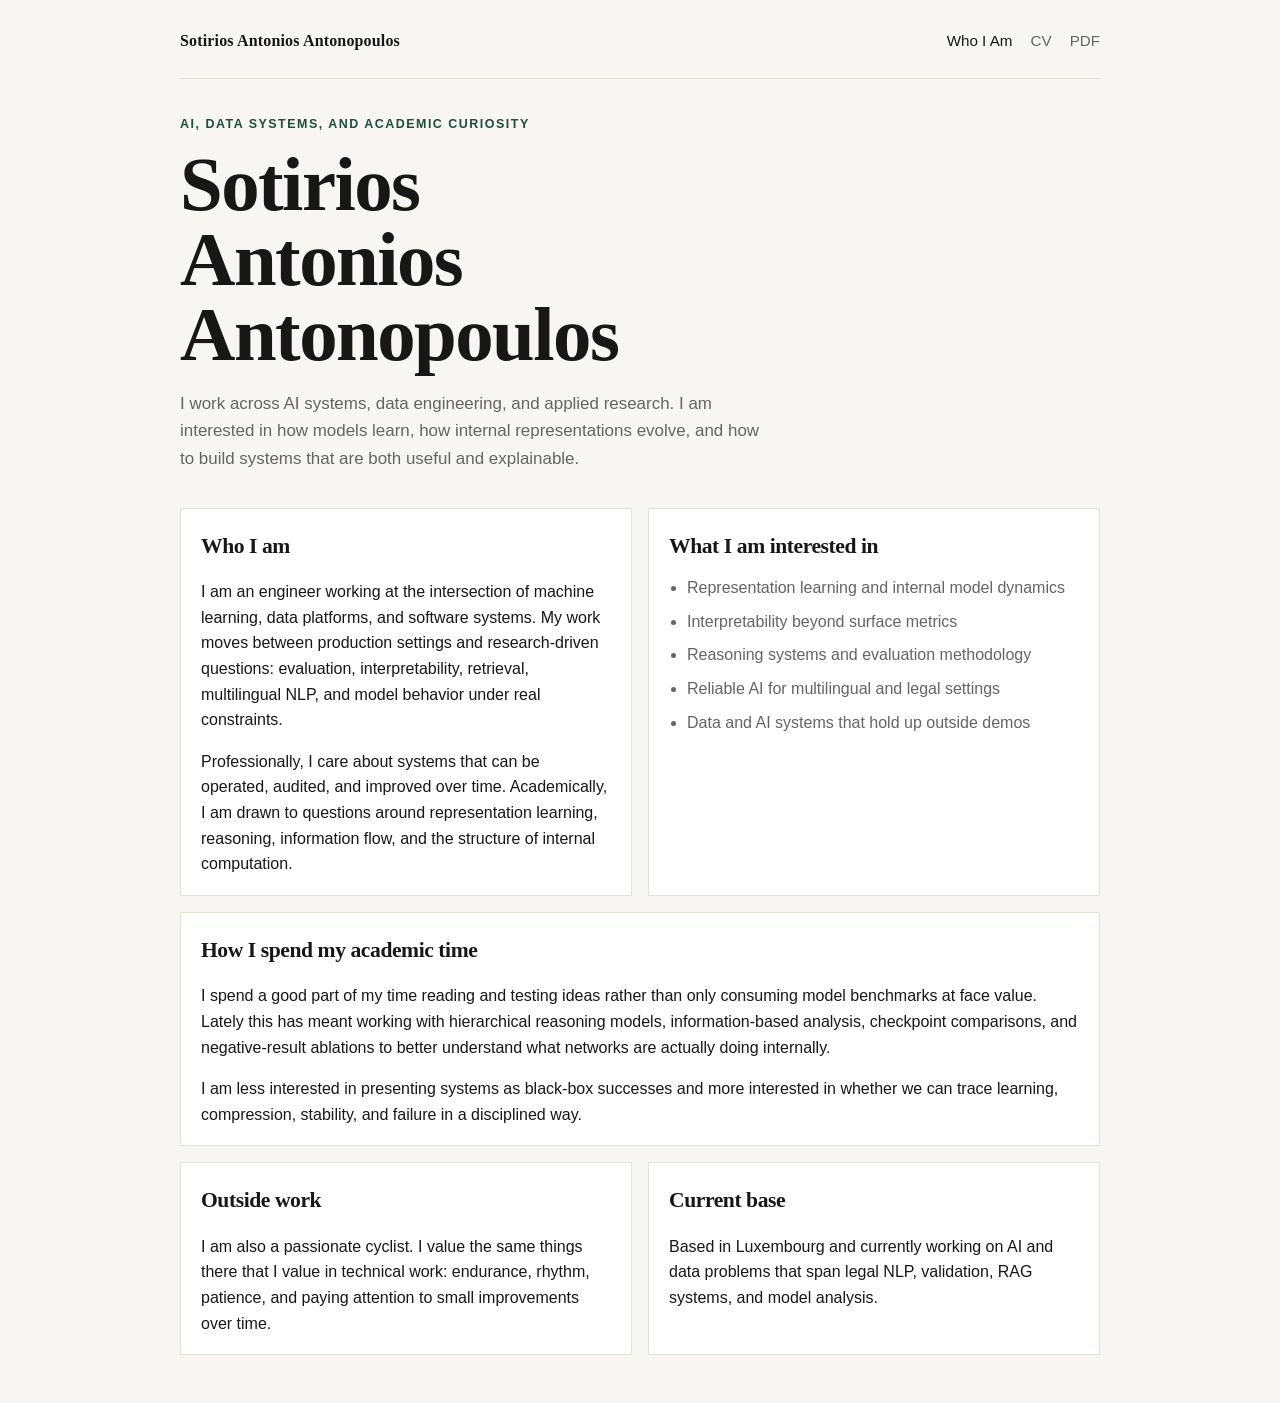
<file: personal-site/index.html>
<!DOCTYPE html>
<html lang="en">
<head>
  <meta charset="UTF-8">
  <meta name="viewport" content="width=device-width, initial-scale=1.0">
  <title>Sotirios Antonios Antonopoulos</title>
  <meta
    name="description"
    content="Personal website for Sotirios Antonios Antonopoulos."
  >
  <link rel="stylesheet" href="./styles.css">
</head>
<body>
  <div class="site">
    <header class="topbar">
      <a class="wordmark" href="./index.html">Sotirios Antonios Antonopoulos</a>
      <nav class="nav">
        <a href="./index.html" aria-current="page">Who I Am</a>
        <a href="./cv.html">CV</a>
        <a href="./assets/sotirios-antonopoulos-cv.pdf" target="_blank" rel="noreferrer">PDF</a>
      </nav>
    </header>

    <main class="page">
      <section class="intro-block">
        <p class="kicker">AI, data systems, and academic curiosity</p>
        <h1>Sotirios Antonios Antonopoulos</h1>
        <p class="lead">
          I work across AI systems, data engineering, and applied research. I am interested in
          how models learn, how internal representations evolve, and how to build systems that are
          both useful and explainable.
        </p>
      </section>

      <section class="content-grid">
        <article class="panel">
          <h2>Who I am</h2>
          <p>
            I am an engineer working at the intersection of machine learning, data platforms, and
            software systems. My work moves between production settings and research-driven questions:
            evaluation, interpretability, retrieval, multilingual NLP, and model behavior under real
            constraints.
          </p>
          <p>
            Professionally, I care about systems that can be operated, audited, and improved over
            time. Academically, I am drawn to questions around representation learning, reasoning,
            information flow, and the structure of internal computation.
          </p>
        </article>

        <article class="panel">
          <h2>What I am interested in</h2>
          <ul class="plain-list">
            <li>Representation learning and internal model dynamics</li>
            <li>Interpretability beyond surface metrics</li>
            <li>Reasoning systems and evaluation methodology</li>
            <li>Reliable AI for multilingual and legal settings</li>
            <li>Data and AI systems that hold up outside demos</li>
          </ul>
        </article>

        <article class="panel wide">
          <h2>How I spend my academic time</h2>
          <p>
            I spend a good part of my time reading and testing ideas rather than only consuming model
            benchmarks at face value. Lately this has meant working with hierarchical reasoning models,
            information-based analysis, checkpoint comparisons, and negative-result ablations to better
            understand what networks are actually doing internally.
          </p>
          <p>
            I am less interested in presenting systems as black-box successes and more interested in
            whether we can trace learning, compression, stability, and failure in a disciplined way.
          </p>
        </article>

        <article class="panel">
          <h2>Outside work</h2>
          <p>
            I am also a passionate cyclist. I value the same things there that I value in technical
            work: endurance, rhythm, patience, and paying attention to small improvements over time.
          </p>
        </article>

        <article class="panel">
          <h2>Current base</h2>
          <p>
            Based in Luxembourg and currently working on AI and data problems that span legal NLP,
            validation, RAG systems, and model analysis.
          </p>
        </article>
      </section>
    </main>
  </div>
</body>
</html>
</file>
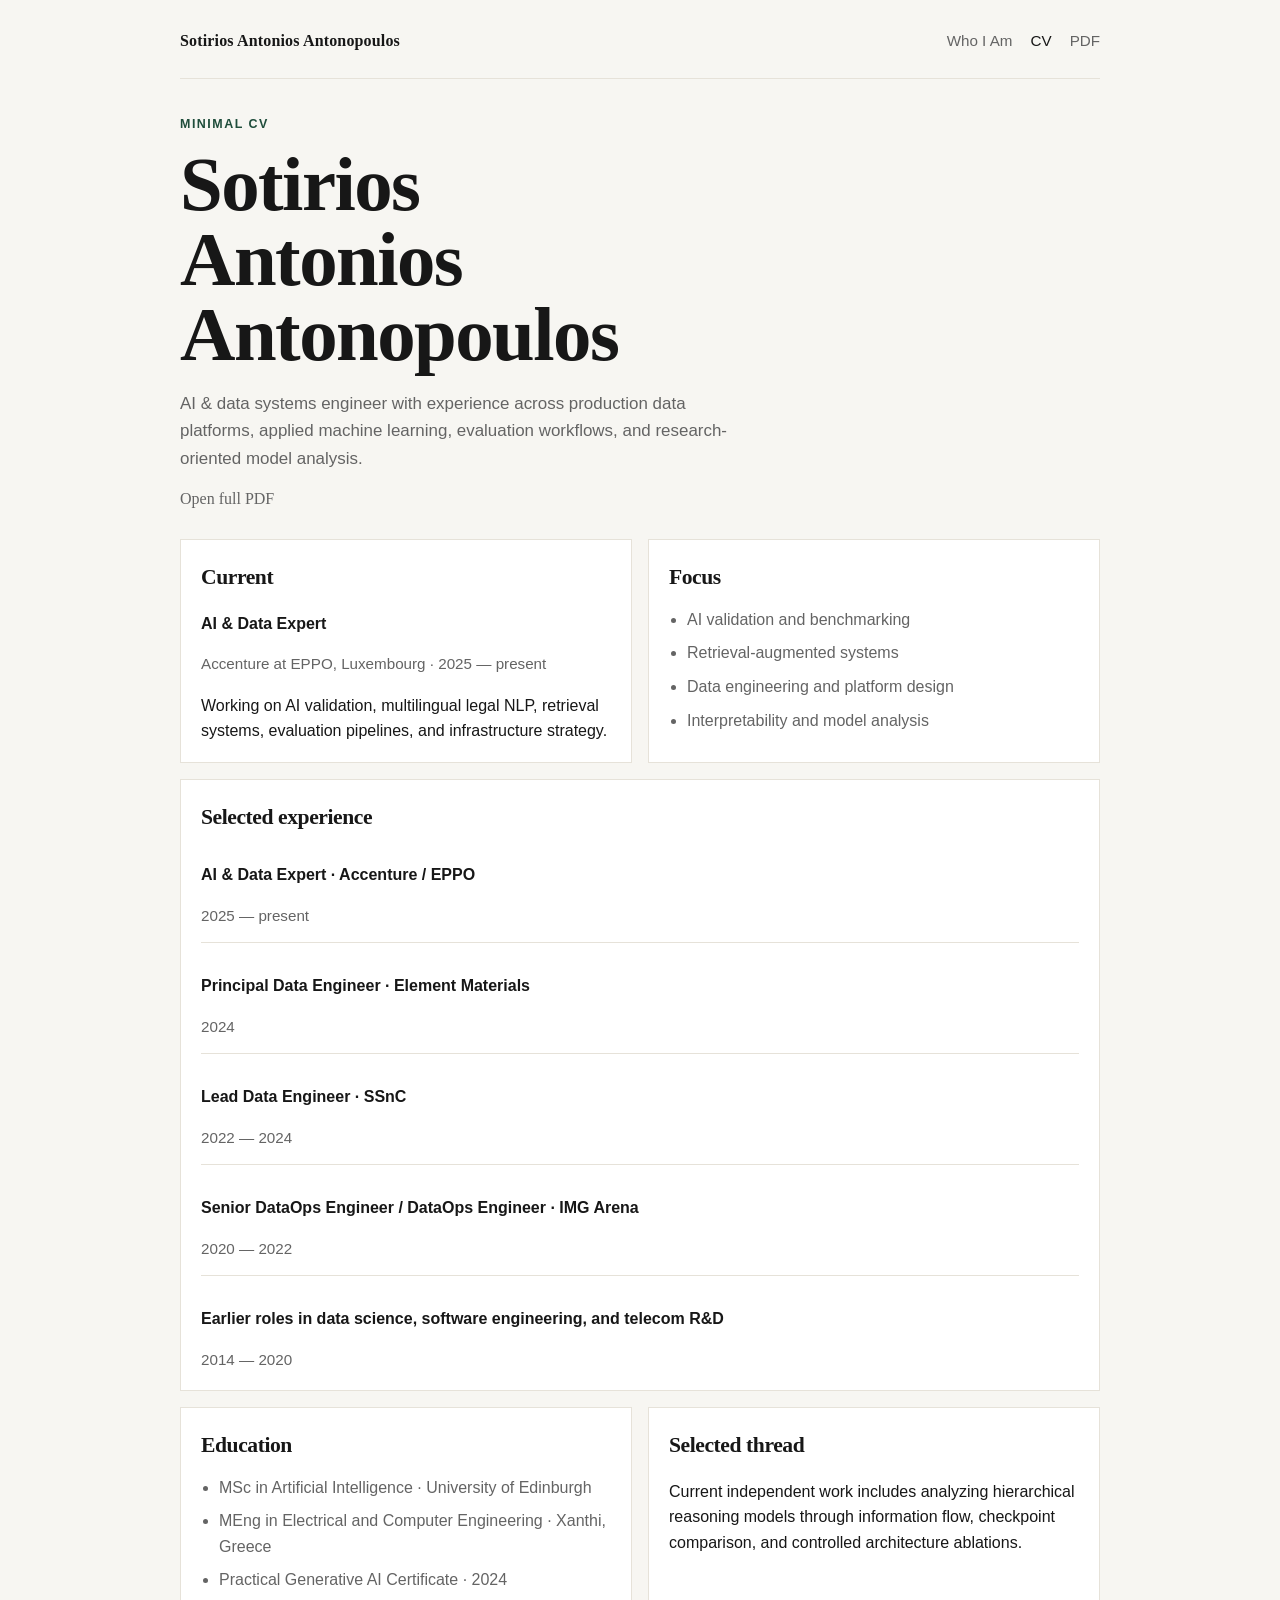
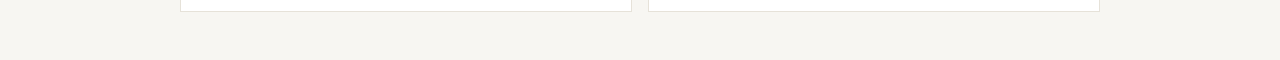
<file: personal-site/cv.html>
<!DOCTYPE html>
<html lang="en">
<head>
  <meta charset="UTF-8">
  <meta name="viewport" content="width=device-width, initial-scale=1.0">
  <title>CV | Sotirios Antonios Antonopoulos</title>
  <meta
    name="description"
    content="Minimal CV page for Sotirios Antonios Antonopoulos."
  >
  <link rel="stylesheet" href="./styles.css">
</head>
<body>
  <div class="site">
    <header class="topbar">
      <a class="wordmark" href="./index.html">Sotirios Antonios Antonopoulos</a>
      <nav class="nav">
        <a href="./index.html">Who I Am</a>
        <a href="./cv.html" aria-current="page">CV</a>
        <a href="./assets/sotirios-antonopoulos-cv.pdf" target="_blank" rel="noreferrer">PDF</a>
      </nav>
    </header>

    <main class="page cv-page">
      <section class="intro-block compact">
        <p class="kicker">Minimal CV</p>
        <h1>Sotirios Antonios Antonopoulos</h1>
        <p class="lead">
          AI &amp; data systems engineer with experience across production data platforms, applied machine
          learning, evaluation workflows, and research-oriented model analysis.
        </p>
        <p class="actions">
          <a class="text-link" href="./assets/sotirios-antonopoulos-cv.pdf" target="_blank" rel="noreferrer">Open full PDF</a>
        </p>
      </section>

      <section class="cv-grid">
        <article class="panel">
          <h2>Current</h2>
          <p class="cv-role">AI &amp; Data Expert</p>
          <p class="cv-meta">Accenture at EPPO, Luxembourg · 2025 — present</p>
          <p>
            Working on AI validation, multilingual legal NLP, retrieval systems, evaluation pipelines,
            and infrastructure strategy.
          </p>
        </article>

        <article class="panel">
          <h2>Focus</h2>
          <ul class="plain-list">
            <li>AI validation and benchmarking</li>
            <li>Retrieval-augmented systems</li>
            <li>Data engineering and platform design</li>
            <li>Interpretability and model analysis</li>
          </ul>
        </article>

        <article class="panel wide">
          <h2>Selected experience</h2>
          <div class="timeline">
            <div class="timeline-item">
              <p class="timeline-title">AI &amp; Data Expert · Accenture / EPPO</p>
              <p class="timeline-meta">2025 — present</p>
            </div>
            <div class="timeline-item">
              <p class="timeline-title">Principal Data Engineer · Element Materials</p>
              <p class="timeline-meta">2024</p>
            </div>
            <div class="timeline-item">
              <p class="timeline-title">Lead Data Engineer · SSnC</p>
              <p class="timeline-meta">2022 — 2024</p>
            </div>
            <div class="timeline-item">
              <p class="timeline-title">Senior DataOps Engineer / DataOps Engineer · IMG Arena</p>
              <p class="timeline-meta">2020 — 2022</p>
            </div>
            <div class="timeline-item">
              <p class="timeline-title">Earlier roles in data science, software engineering, and telecom R&amp;D</p>
              <p class="timeline-meta">2014 — 2020</p>
            </div>
          </div>
        </article>

        <article class="panel">
          <h2>Education</h2>
          <ul class="plain-list">
            <li>MSc in Artificial Intelligence · University of Edinburgh</li>
            <li>MEng in Electrical and Computer Engineering · Xanthi, Greece</li>
            <li>Practical Generative AI Certificate · 2024</li>
          </ul>
        </article>

        <article class="panel">
          <h2>Selected thread</h2>
          <p>
            Current independent work includes analyzing hierarchical reasoning models through information
            flow, checkpoint comparison, and controlled architecture ablations.
          </p>
        </article>
      </section>
    </main>
  </div>
</body>
</html>
</file>
<file: personal-site/styles.css>
:root {
  --bg: #f7f6f2;
  --surface: #ffffff;
  --ink: #171717;
  --muted: #646464;
  --line: #e6e2d9;
  --accent: #1f4d3b;
  --max-width: 920px;
}

* {
  box-sizing: border-box;
}

html {
  scroll-behavior: smooth;
}

body {
  margin: 0;
  background: var(--bg);
  color: var(--ink);
  font-family: "Iowan Old Style", "Palatino Linotype", Georgia, serif;
  line-height: 1.6;
}

a {
  color: inherit;
  text-decoration: none;
}

.site {
  width: min(calc(100% - 32px), var(--max-width));
  margin: 0 auto;
  padding: 28px 0 48px;
}

.topbar {
  display: flex;
  justify-content: space-between;
  align-items: baseline;
  gap: 16px;
  padding: 0 0 24px;
  border-bottom: 1px solid var(--line);
}

.wordmark {
  font-size: 1rem;
  font-weight: 600;
  letter-spacing: 0.01em;
}

.nav {
  display: flex;
  gap: 18px;
  flex-wrap: wrap;
  font-family: "Avenir Next", "Helvetica Neue", Arial, sans-serif;
  font-size: 0.95rem;
}

.nav a,
.text-link {
  color: var(--muted);
}

.nav a[aria-current="page"] {
  color: var(--ink);
}

.page {
  padding: 36px 0 0;
}

.intro-block {
  max-width: 760px;
  margin-bottom: 36px;
}

.intro-block.compact {
  margin-bottom: 28px;
}

.kicker {
  margin: 0 0 12px;
  font-family: "Avenir Next", "Helvetica Neue", Arial, sans-serif;
  font-size: 0.78rem;
  font-weight: 700;
  letter-spacing: 0.12em;
  text-transform: uppercase;
  color: var(--accent);
}

h1,
h2 {
  margin: 0;
  font-weight: 600;
  letter-spacing: -0.02em;
}

h1 {
  font-size: clamp(2.3rem, 6vw, 4.8rem);
  line-height: 0.98;
  max-width: 11ch;
}

h2 {
  font-size: 1.35rem;
  margin-bottom: 12px;
}

.lead,
.panel p,
.plain-list,
.timeline-meta,
.timeline-title {
  font-family: "Avenir Next", "Helvetica Neue", Arial, sans-serif;
}

.lead {
  margin: 18px 0 0;
  font-size: 1.06rem;
  color: var(--muted);
  max-width: 62ch;
}

.actions {
  margin-top: 14px;
}

.content-grid,
.cv-grid {
  display: grid;
  grid-template-columns: repeat(2, minmax(0, 1fr));
  gap: 16px;
}

.panel {
  background: var(--surface);
  border: 1px solid var(--line);
  padding: 20px 20px 18px;
}

.panel.wide {
  grid-column: 1 / -1;
}

.panel p:last-child,
.panel ul:last-child {
  margin-bottom: 0;
}

.plain-list {
  margin: 0;
  padding-left: 18px;
  color: var(--muted);
}

.plain-list li + li {
  margin-top: 8px;
}

.cv-role,
.timeline-title {
  font-weight: 600;
  color: var(--ink);
}

.cv-meta,
.timeline-meta {
  margin: 4px 0 0;
  color: var(--muted);
  font-size: 0.95rem;
}

.timeline {
  display: grid;
  gap: 14px;
}

.timeline-item + .timeline-item {
  padding-top: 14px;
  border-top: 1px solid var(--line);
}

@media (max-width: 760px) {
  .site {
    width: min(calc(100% - 20px), var(--max-width));
    padding-top: 18px;
  }

  .topbar {
    align-items: flex-start;
    flex-direction: column;
  }

  .content-grid,
  .cv-grid {
    grid-template-columns: 1fr;
  }

  .panel.wide {
    grid-column: auto;
  }
}
</file>
